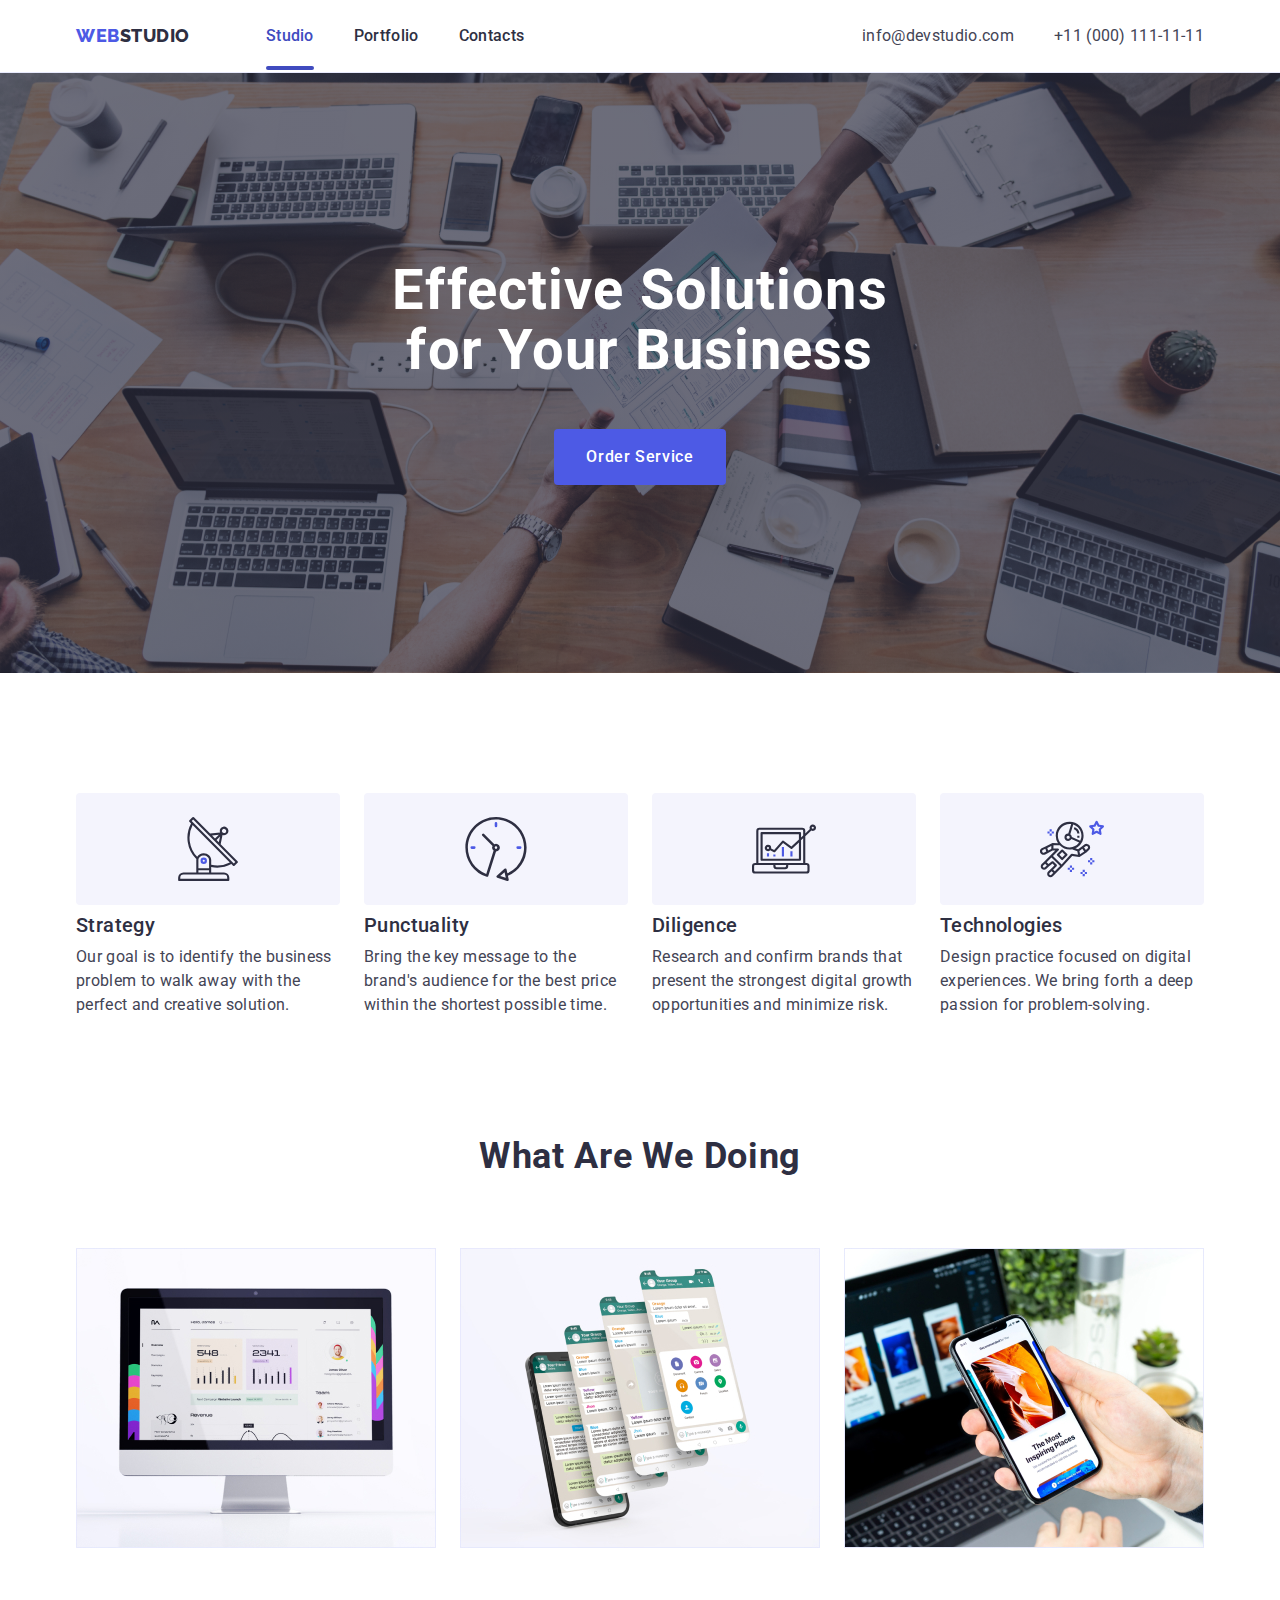
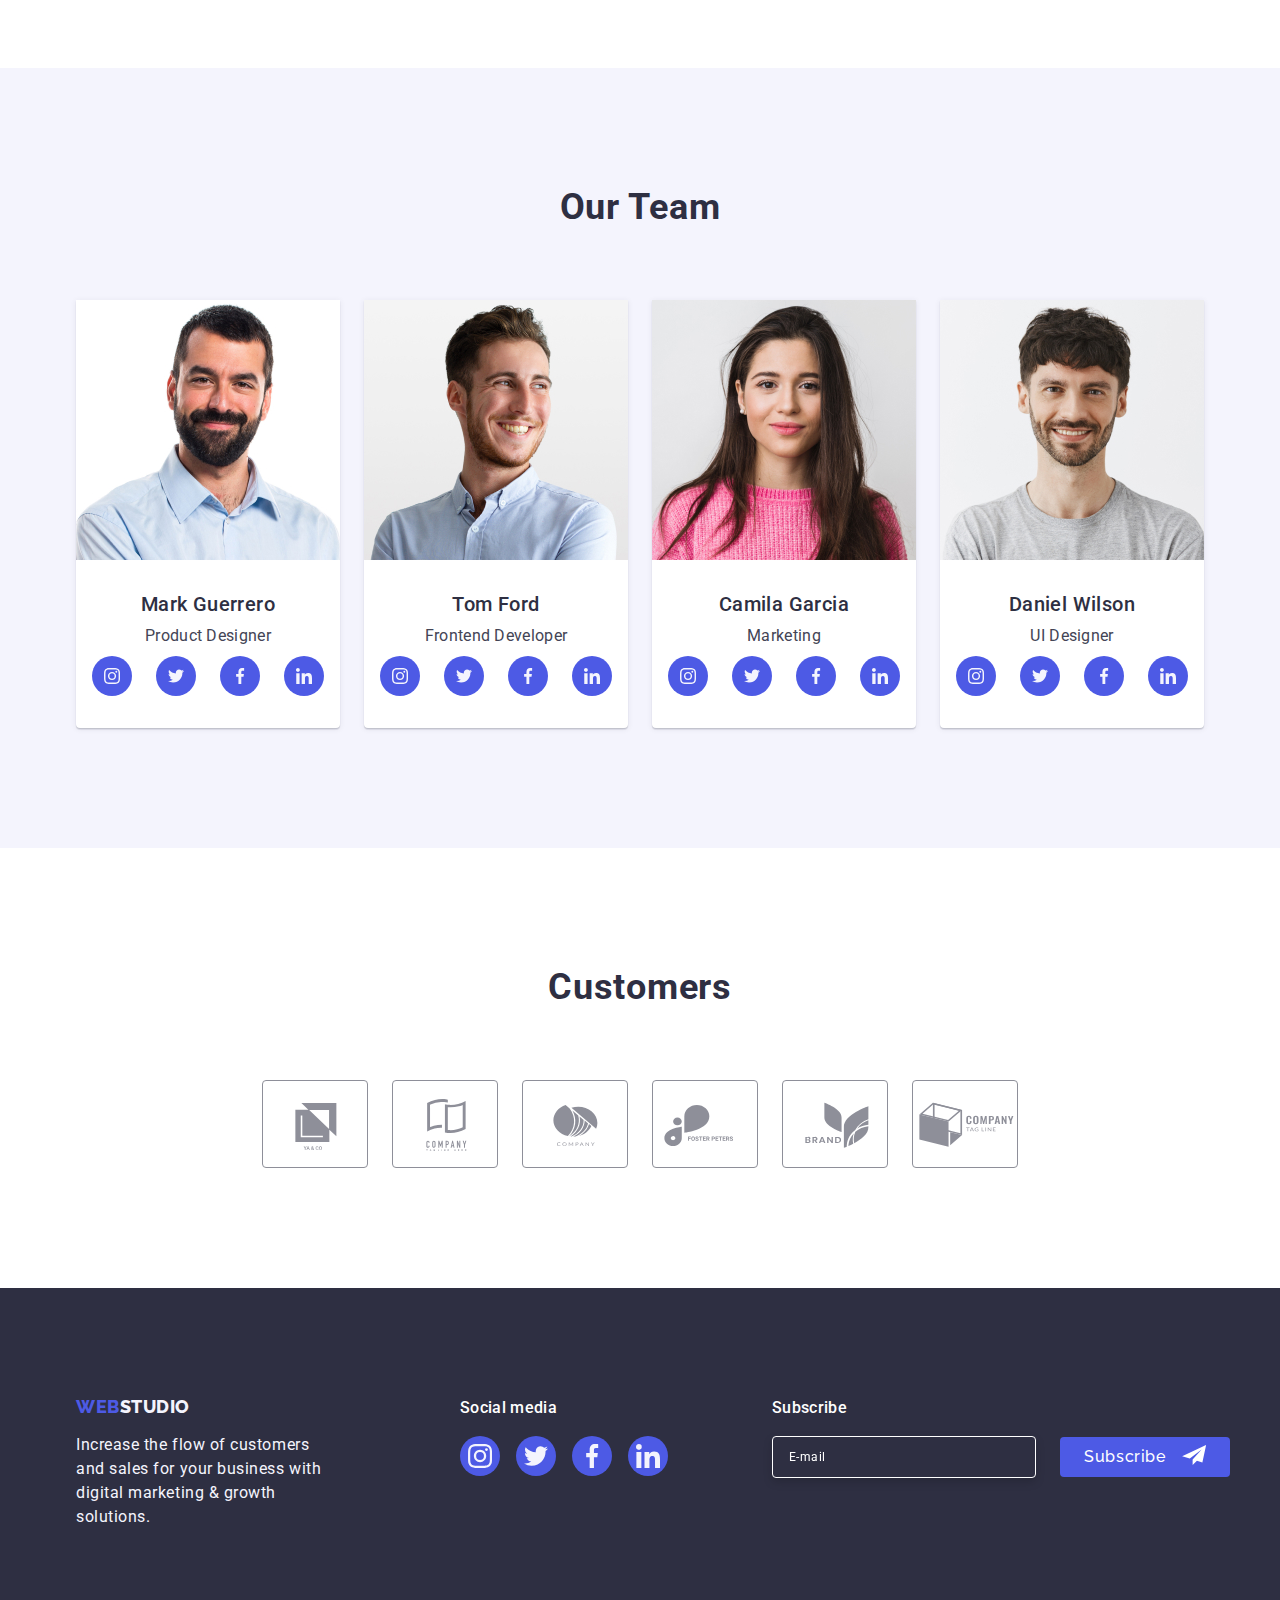
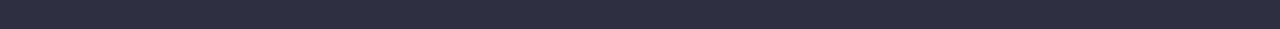
<file: index.html>
<!DOCTYPE html>
<html lang="en">
  <head>
    <meta charset="UTF-8" />
    <meta http-equiv="X-UA-Compatible" content="IE=edge" />
    <meta name="viewport" content="width=device-width, initial-scale=1.0" />
    <title>Main Page</title>
    <!-- Font styles -->
    <link rel="preconnect" href="https://fonts.googleapis.com" />
    <link rel="preconnect" href="https://fonts.gstatic.com" crossorigin />
    <link
      href="https://fonts.googleapis.com/css2?family=Raleway:wght@800&family=Roboto:wght@400;500;700;900&display=swap"
      rel="stylesheet"
    />
    <!-- Custom styles -->
    <link
      rel="stylesheet"
      href="https://cdnjs.cloudflare.com/ajax/libs/modern-normalize/1.1.0/modern-normalize.min.css"
    />
    <link rel="stylesheet" href="./css/styles.css" />
  </head>

  <body>
    <header class="header">
      <div class="container">
        <nav class="main-nav">
          <!-- Logo link -->
          <a class="logo-fst link" href="./index.html"
            >WEB<span class="logo-sec-txt">Studio</span>
          </a>
          <!-- Links to pages -->
          <ul class="nav-menu-list list">
            <li>
              <a class="nav-menu-link link active" href="./index.html"
                >Studio</a
              >
            </li>
            <li>
              <a class="nav-menu-link link" href="./portfolio.html"
                >Portfolio</a
              >
            </li>
            <li><a class="nav-menu-link link" href="">Contacts</a></li>
          </ul>
        </nav>
        <!-- Address -->
        <address class="contacts">
          <ul class="contacts-list list">
            <li>
              <a class="contacts-item link" href="mailto:info@devstudio.com"
                >info@devstudio.com</a
              >
            </li>
            <li>
              <a class="contacts-item link" href="tel:+110001111111"
                >+11 (000) 111-11-11</a
              >
            </li>
          </ul>
        </address>
      </div>
    </header>
    <main>
      <!------------- Hero section #1 ------------>
      <section class="hero-box">
        <div class="container">
          <h1 class="hero-tittle">Effective Solutions for Your Business</h1>
          <button class="button-hero" type="button" data-modal-open>
            Order Service
          </button>
        </div>
      </section>
      <!------------- Features section #2 ------------>
      <section class="features-section">
        <div class="container">
          <h2 class="visually-hidden">Features</h2>
          <!-- <div class="subcontainer"> -->
          <ul class="features list">
            <li class="subcontainer">
              <div class="icon-box">
                <svg class="features-icon" width="64" height="64">
                  <use href="./images/icons.svg#antenna"></use>
                </svg>
              </div>
              <h3 class="features-title">Strategy</h3>
              <p>
                Our goal is to identify the business problem to walk away with
                the perfect and creative solution.
              </p>
            </li>
            <li class="subcontainer">
              <div class="icon-box">
                <svg class="features-icon" width="64" height="64">
                  <use href="./images/icons.svg#clock"></use>
                </svg>
              </div>
              <h3 class="features-title">Punctuality</h3>
              <p>
                Bring the key message to the brand's audience for the best price
                within the shortest possible time.
              </p>
            </li>
            <li class="subcontainer">
              <div class="icon-box">
                <svg class="features-icon" width="64" height="64">
                  <use href="./images/icons.svg#diagram"></use>
                </svg>
              </div>
              <h3 class="features-title">Diligence</h3>
              <p>
                Research and confirm brands that present the strongest digital
                growth opportunities and minimize risk.
              </p>
            </li>
            <li class="subcontainer">
              <div class="icon-box">
                <svg class="features-icon" width="64" height="64">
                  <use href="./images/icons.svg#astronaut"></use>
                </svg>
              </div>
              <h3 class="features-title">Technologies</h3>
              <p>
                Design practice focused on digital experiences. We bring forth a
                deep passion for problem-solving.
              </p>
            </li>
          </ul>
          <!-- </div> -->
        </div>
      </section>
      <!------------- What are we doing section #3------------>
      <section class="doing-section">
        <div class="container">
          <h2 class="doing-tiltle">What are we doing</h2>
          <ul class="doing list">
            <li class="image-link">
              <img
                src="./images/img_1.jpg"
                alt="Desctop application"
                width="360"
              />
            </li>
            <li class="image-link">
              <img
                src="./images/img_2.jpg"
                alt="Mobile application"
                width="360"
              />
            </li>
            <li class="image-link">
              <img src="./images/img_3.jpg" alt="Social media" width="360" />
            </li>
          </ul>
        </div>
      </section>
      <!-- Our Team section #4 -->
      <section class="team-section">
        <div class="container">
          <h2 class="team-title">Our Team</h2>
          <ul class="team list">
            <li class="card-content subcontainer">
              <img
                src="./images/Team/pr_1.jpg"
                class="image-link"
                alt="Mark Guerrero"
                width="264"
              />
              <div class="card-box">
                <h3 class="features-title">Mark Guerrero</h3>
                <p class="text">Product Designer</p>
                <ul class="socials list">
                  <li class="socials-item">
                    <a
                      class="socials-icons link"
                      href=""
                      rel="noopener noreferrer"
                    >
                      <svg class="icon" width="16" height="16">
                        <use
                          href="./images/icons.svg#instagram"
                          aria-label="instagram icon"
                        ></use>
                      </svg>
                    </a>
                  </li>
                  <li class="socials-item">
                    <a
                      class="socials-icons link"
                      href=""
                      rel="noopener noreferrer"
                    >
                      <svg class="icon" width="16" height="16">
                        <use
                          href="./images/icons.svg#twitter"
                          aria-label="twitter icon"
                        ></use>
                      </svg>
                    </a>
                  </li>
                  <li class="socials-item">
                    <a
                      class="socials-icons link"
                      href=""
                      rel="noopener noreferrer"
                    >
                      <svg class="icon" width="16" height="16">
                        <use
                          href="./images/icons.svg#facebook"
                          aria-label="facebook icon"
                        ></use>
                      </svg>
                    </a>
                  </li>
                  <li class="socials-item">
                    <a
                      class="socials-icons link"
                      href=""
                      rel="noopener noreferrer"
                    >
                      <svg class="icon" width="16" height="16">
                        <use
                          href="./images/icons.svg#linkedin"
                          aria-label="linkedin icon"
                        ></use>
                      </svg>
                    </a>
                  </li>
                </ul>
              </div>
            </li>
            <li class="card-content subcontainer">
              <img
                src="./images/Team/pr_2.jpg"
                class="image-link"
                alt="Tom Ford"
                width="264"
              />
              <div class="card-box">
                <h3 class="features-title">Tom Ford</h3>
                <p class="text">Frontend Developer</p>
                <ul class="socials list">
                  <li class="socials-item">
                    <a
                      class="socials-icons link"
                      href=""
                      rel="noopener noreferrer"
                    >
                      <svg class="icon" width="16" height="16">
                        <use
                          href="./images/icons.svg#instagram"
                          aria-label="instagram icon"
                        ></use>
                      </svg>
                    </a>
                  </li>
                  <li class="socials-item">
                    <a
                      class="socials-icons link"
                      href=""
                      rel="noopener noreferrer"
                    >
                      <svg class="icon" width="16" height="16">
                        <use
                          href="./images/icons.svg#twitter"
                          aria-label="twitter icon"
                        ></use>
                      </svg>
                    </a>
                  </li>
                  <li class="socials-item">
                    <a
                      class="socials-icons link"
                      href=""
                      rel="noopener noreferrer"
                    >
                      <svg class="icon" width="16" height="16">
                        <use
                          href="./images/icons.svg#facebook"
                          aria-label="facebook icon"
                        ></use>
                      </svg>
                    </a>
                  </li>
                  <li class="socials-item">
                    <a
                      class="socials-icons link"
                      href=""
                      rel="noopener noreferrer"
                    >
                      <svg class="icon" width="16" height="16">
                        <use
                          href="./images/icons.svg#linkedin"
                          aria-label="linkedin icon"
                        ></use>
                      </svg>
                    </a>
                  </li>
                </ul>
              </div>
            </li>
            <li class="card-content subcontainer">
              <img
                src="./images/Team/pr_3.jpg"
                class="image-link"
                alt="Camila Garcia"
                width="264"
              />
              <div class="card-box">
                <h3 class="features-title">Camila Garcia</h3>
                <p class="text">Marketing</p>
                <ul class="socials list">
                  <li class="socials-item">
                    <a
                      class="socials-icons link"
                      href=""
                      rel="noopener noreferrer"
                    >
                      <svg class="icon" width="16" height="16">
                        <use
                          href="./images/icons.svg#instagram"
                          aria-label="instagram icon"
                        ></use>
                      </svg>
                    </a>
                  </li>
                  <li class="socials-item">
                    <a
                      class="socials-icons link"
                      href=""
                      rel="noopener noreferrer"
                    >
                      <svg class="icon" width="16" height="16">
                        <use
                          href="./images/icons.svg#twitter"
                          aria-label="twitter icon"
                        ></use>
                      </svg>
                    </a>
                  </li>
                  <li class="socials-item">
                    <a
                      class="socials-icons link"
                      href=""
                      rel="noopener noreferrer"
                    >
                      <svg class="icon" width="16" height="16">
                        <use
                          href="./images/icons.svg#facebook"
                          aria-label="facebook icon"
                        ></use>
                      </svg>
                    </a>
                  </li>
                  <li class="socials-item">
                    <a
                      class="socials-icons link"
                      href=""
                      rel="noopener noreferrer"
                    >
                      <svg class="icon" width="16" height="16">
                        <use
                          href="./images/icons.svg#linkedin"
                          aria-label="linkedin icon"
                        ></use>
                      </svg>
                    </a>
                  </li>
                </ul>
              </div>
            </li>
            <li class="card-content subcontainer">
              <img
                src="./images/Team/pr_4.jpg"
                class="image-link"
                alt="Daniel Wilson"
                width="264"
              />
              <div class="card-box">
                <h3 class="features-title">Daniel Wilson</h3>
                <p class="text">UI Designer</p>
                <ul class="socials list">
                  <li class="socials-item">
                    <a
                      class="socials-icons link"
                      href=""
                      rel="noopener noreferrer"
                    >
                      <svg class="icon" width="16" height="16">
                        <use
                          href="./images/icons.svg#instagram"
                          aria-label="instagram icon"
                        ></use>
                      </svg>
                    </a>
                  </li>
                  <li class="socials-item">
                    <a
                      class="socials-icons link"
                      href=""
                      rel="noopener noreferrer"
                    >
                      <svg class="icon" width="16" height="16">
                        <use
                          href="./images/icons.svg#twitter"
                          aria-label="twitter icon"
                        ></use>
                      </svg>
                    </a>
                  </li>
                  <li class="socials-item">
                    <a
                      class="socials-icons link"
                      href=""
                      rel="noopener noreferrer"
                    >
                      <svg class="icon" width="16" height="16">
                        <use
                          href="./images/icons.svg#facebook"
                          aria-label="facebook icon"
                        ></use>
                      </svg>
                    </a>
                  </li>
                  <li class="socials-item">
                    <a
                      class="socials-icons link"
                      href=""
                      rel="noopener noreferrer"
                    >
                      <svg class="icon" width="16" height="16">
                        <use
                          href="./images/icons.svg#linkedin"
                          aria-label="linkedin icon"
                        ></use>
                      </svg>
                    </a>
                  </li>
                </ul>
              </div>
            </li>
          </ul>
        </div>
      </section>
      <!-- Customesr Section #5 -->
      <section class="customers">
        <div class="customers-box container">
          <h2 class="customers-title">Customers</h2>
          <ul class="customers-list list">
            <li class="customers-item">
              <a class="customers-icon" href="" rel="noopener noreferrer">
                <svg class="icon" width="104" height="56">
                  <use
                    href="./images/icons.svg#company-1"
                    aria-label="Company icon"
                  ></use>
                </svg>
              </a>
            </li>
            <li class="customers-item">
              <a class="customers-icon" href="" rel="noopener noreferrer">
                <svg class="icon" width="104" height="56">
                  <use
                    href="./images/icons.svg#company-2"
                    aria-label="Company icon"
                  ></use>
                </svg>
              </a>
            </li>
            <li class="customers-item">
              <a class="customers-icon" href="" rel="noopener noreferrer">
                <svg class="icon" width="104" height="56">
                  <use
                    href="./images/icons.svg#company-3"
                    aria-label="Company icon"
                  ></use>
                </svg>
              </a>
            </li>
            <li class="customers-item">
              <a class="customers-icon" href="" rel="noopener noreferrer">
                <svg class="icon" width="104" height="56">
                  <use
                    href="./images/icons.svg#company-4"
                    aria-label="Company icon"
                  ></use>
                </svg>
              </a>
            </li>
            <li class="customers-item">
              <a class="customers-icon" href="" rel="noopener noreferrer">
                <svg class="icon" width="104" height="56">
                  <use
                    href="./images/icons.svg#company-5"
                    aria-label="Company icon"
                  ></use>
                </svg>
              </a>
            </li>
            <li class="customers-item">
              <a class="customers-icon" href="" rel="noopener noreferrer">
                <svg class="icon" width="104" height="56">
                  <use
                    href="./images/icons.svg#company-6"
                    aria-label="Company icon"
                  ></use>
                </svg>
              </a>
            </li>
          </ul>
        </div>
      </section>
    </main>
    <!-- Footer section -->
    <footer class="footer">
      <div class="footer-container container">
        <div class="footer-box">
          <a href="./index.html" class="logo-fst link"
            >WEB<span class="logo-sec-footer">Studio</span>
          </a>
          <p class="footer-text">
            Increase the flow of customers and sales for your business with
            digital marketing & growth solutions.
          </p>
        </div>
        <!-- Socials information -->
        <div class="socials-media">
          <p class="socials-footer-tittle">Social media</p>
          <ul class="socials-footer list">
            <li class="footer-socials-item">
              <a
                class="footer-socials-icons link"
                href=""
                rel="noopener noreferrer"
              >
                <svg class="icon" width="24" height="24">
                  <use
                    href="./images/icons.svg#instagram"
                    aria-label="instagram icon"
                  ></use>
                </svg>
              </a>
            </li>
            <li class="footer-socials-item">
              <a
                class="footer-socials-icons link"
                href=""
                rel="noopener noreferrer"
              >
                <svg class="icon" width="24" height="24">
                  <use
                    href="./images/icons.svg#twitter"
                    aria-label="twitter icon"
                  ></use>
                </svg>
              </a>
            </li>
            <li class="footer-socials-item">
              <a
                class="footer-socials-icons link"
                href=""
                rel="noopener noreferrer"
              >
                <svg class="icon" width="24" height="24">
                  <use
                    href="./images/icons.svg#facebook"
                    aria-label="facebook icon"
                  ></use>
                </svg>
              </a>
            </li>
            <li class="footer-socials-item">
              <a
                class="footer-socials-icons link"
                href=""
                rel="noopener noreferrer"
              >
                <svg class="icon" width="24" height="24">
                  <use
                    href="./images/icons.svg#linkedin"
                    aria-label="linkedin icon"
                  ></use>
                </svg>
              </a>
            </li>
          </ul>
        </div>
        <!-- Subscribe section -->
        <section class="email-input">
          <form class="subscribe-form" name="subscribe_form">
            <div class="subscribe-form-box">
              <label class="subscribe-form-field">
                <span class="subscr-txt">Subscribe</span>
                <input
                  class="email-form-input"
                  type="email"
                  name="subscr-email"
                  placeholder="E-mail"
                />
              </label>
            </div>
            <div class="subcribe-btn">
              <button class="footer-subscr-btn" type="submit">
                <svg class="send-icon" width="24" height="20">
                  <use href="./images/icons.svg#send"></use>
                </svg>
                Subscribe
              </button>
            </div>
          </form>
        </section>
      </div>
    </footer>
    <!-- Modal window -->
    <div class="backdrop is-hidden" data-modal>
      <div class="modal">
        <strong class="modal-header"
          >Leave your contacts and we will call you back</strong
        >
        <form class="modal-inputs" name="modal_form">
          <label class="modal-form-lable" for="modal-name">Name</label>
          <div class="form-wrapper">
            <input class="form-input" type="text" name="name" id="modal-name" />
            <svg class="modal-input-icon" width="12" height="12">
              <use href="./images/icons.svg#name"></use>
            </svg>
          </div>
          <label class="modal-form-lable" for="modal-phone">Phone</label>
          <div class="form-wrapper">
            <input
              class="form-input"
              type="tel"
              name="phone"
              id="modal-phone"
            />
            <svg class="modal-input-icon" width="12" height="12">
              <use href="./images/icons.svg#phone"></use>
            </svg>
          </div>
          <label class="modal-form-lable" for="modal-email">Email</label>
          <div class="form-wrapper">
            <input
              class="form-input"
              type="email"
              name="email"
              id="modal-email"
            />
            <svg class="modal-input-icon" width="12" height="12">
              <use href="./images/icons.svg#email"></use>
            </svg>
          </div>
          <label class="modal-form-lable" for="modal-comment">Comment</label>
          <div class="form-wrapper">
            <textarea
              class="form-input-text"
              name="comment"
              rows="6"
              placeholder="Text input"
              id="modal-comment"
            ></textarea>
          </div>
          <label class="form-agreement">
            <input
              class="modal-chekbox"
              type="checkbox"
              name="moadl_agreement"
            />
            <span
              >I accept the terms and conditions of the
              <a href="">Privacy Policy</a></span
            >
          </label>
          <button class="modal-send-btn" type="submit">Send</button>
        </form>
        <button
          aria-label="Close window"
          class="modal-close-btn"
          data-modal-close
          type="button"
        >
          <svg class="modal-close-icon" width="8" height="8">
            <use href="./images/icons.svg#close"></use>
          </svg>
        </button>
      </div>
    </div>
    <script src="./js/modal.js"></script>
  </body>
</html>
</file>
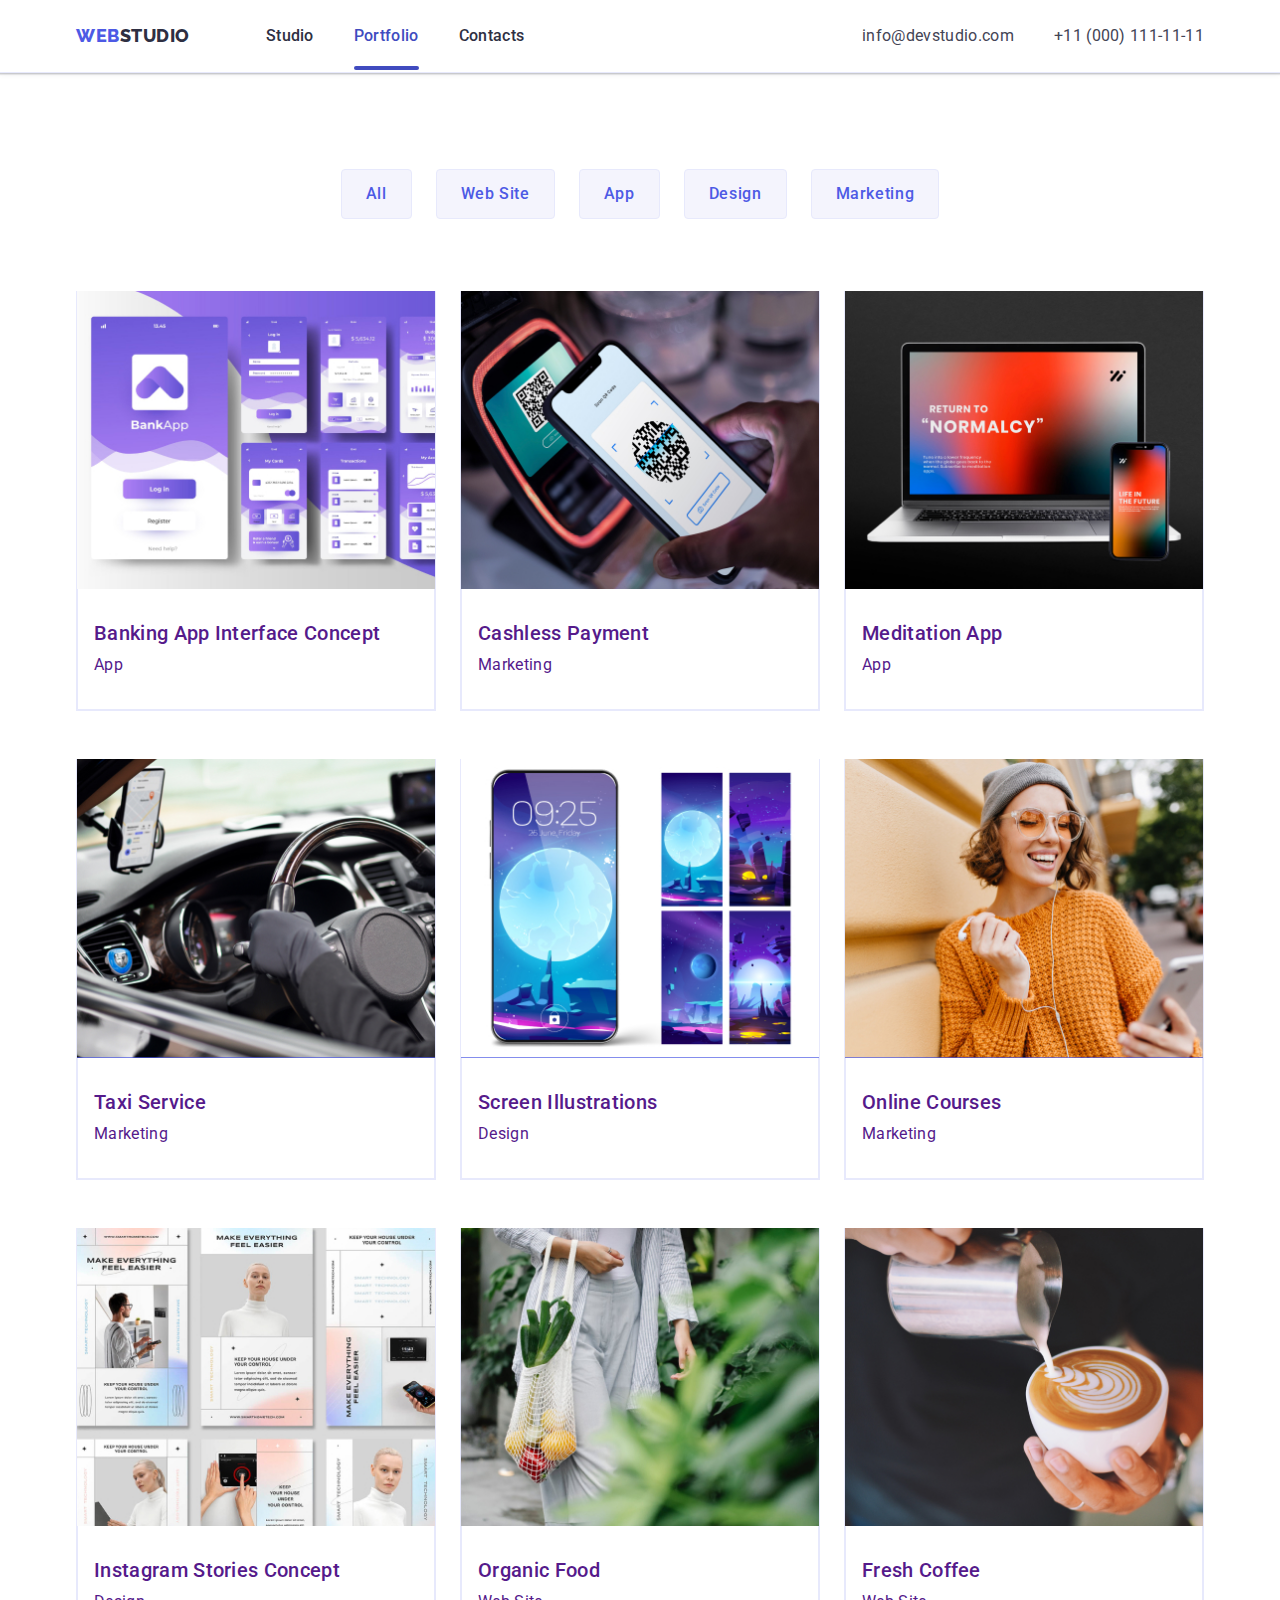
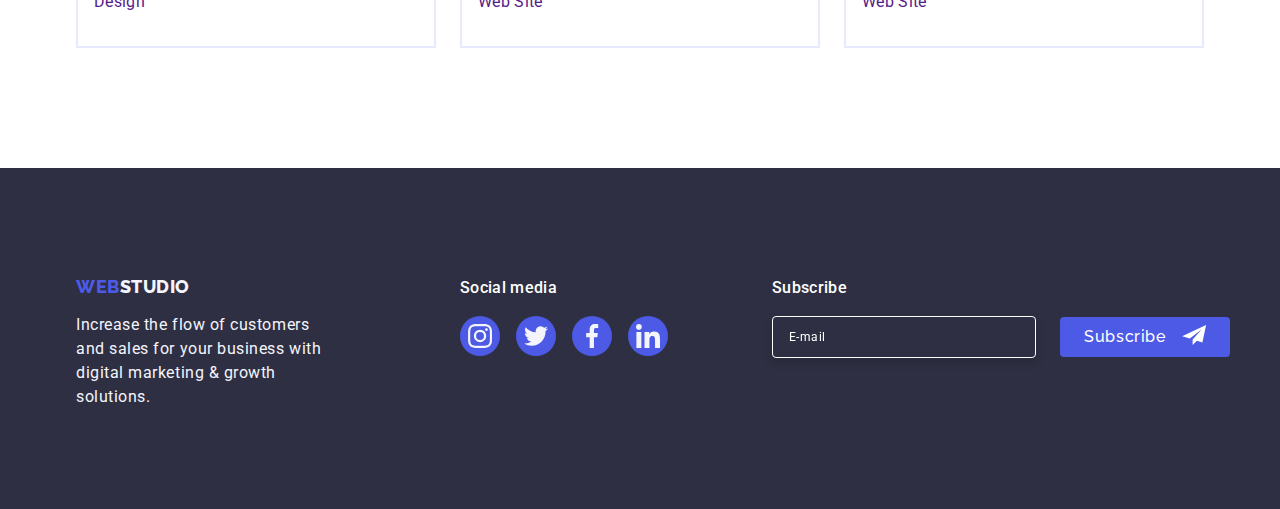
<file: portfolio.html>
<!DOCTYPE html>
<html lang="en">
  <head>
    <meta charset="UTF-8" />
    <meta http-equiv="X-UA-Compatible" content="IE=edge" />
    <meta name="viewport" content="width=device-width, initial-scale=1.0" />
    <title>Portfolio</title>
    <!-- Font styles -->
    <link rel="preconnect" href="https://fonts.googleapis.com" />
    <link rel="preconnect" href="https://fonts.gstatic.com" crossorigin />
    <link
      href="https://fonts.googleapis.com/css2?family=Raleway:wght@800&family=Roboto:wght@400;500;700;900&display=swap"
      rel="stylesheet"
    />
    <!-- Custom styles -->
    <link
      rel="stylesheet"
      href="https://cdnjs.cloudflare.com/ajax/libs/modern-normalize/1.1.0/modern-normalize.min.css"
    />
    <link rel="stylesheet" href="./css/styles.css" />
  </head>

  <body>
    <header class="header">
      <div class="container">
        <nav class="main-nav">
          <!-- Logo link -->
          <a class="logo-fst link" href="./index.html"
            >WEB<span class="logo-sec-txt">Studio</span>
          </a>
          <!-- Links to pages -->
          <ul class="nav-menu-list list">
            <li>
              <a class="nav-menu-link link" href="./index.html">Studio</a>
            </li>
            <li>
              <a class="nav-menu-link link active" href="./portfolio.html"
                >Portfolio</a
              >
            </li>
            <li><a class="nav-menu-link link" href="">Contacts</a></li>
          </ul>
        </nav>
        <!-- Address -->
        <address class="contacts">
          <ul class="contacts-list list">
            <li>
              <a class="contacts-item link" href="mailto:info@devstudio.com"
                >info@devstudio.com</a
              >
            </li>
            <li>
              <a class="contacts-item link" href="tel:+110001111111"
                >+11 (000) 111-11-11</a
              >
            </li>
          </ul>
        </address>
      </div>
    </header>
    <main>
      <!-- Portfolio section -->
      <section class="projects-section">
        <div class="container">
          <h1 class="visually-hidden">Exampes</h1>
          <!-------------- Project filter Buttons section --------------->
          <ul class="filters list">
            <li>
              <button class="filter-btn" style="cursor: pointer" type="button">
                All
              </button>
            </li>
            <li>
              <button class="filter-btn" style="cursor: pointer" type="button">
                Web Site
              </button>
            </li>
            <li>
              <button class="filter-btn" style="cursor: pointer" type="button">
                App
              </button>
            </li>
            <li>
              <button class="filter-btn" style="cursor: pointer" type="button">
                Design
              </button>
            </li>
            <li>
              <button class="filter-btn" style="cursor: pointer" type="button">
                Marketing
              </button>
            </li>
          </ul>

          <!------------------ Project cards section -------------------------->
          <ul class="projects-list list">
            <li class="projects-item">
              <a class="projects-link link" href="">
                <div class="overlay-thumb">
                  <img
                    src="./images/Page-2/img-r1-1.jpg"
                    alt="Banking App Interface Concept"
                    width="360"
                  />
                  <p class="overlay">
                    14 Stylish and User-Friendly App Design Concepts · Task
                    Manager App · Calorie Tracker App · Exotic Fruit Ecommerce
                    App · Cloud Storage App
                  </p>
                </div>
                <div class="projects-content">
                  <h2 class="projects-title">Banking App Interface Concept</h2>
                  <p class="text">App</p>
                </div>
              </a>
            </li>
            <li class="projects-item">
              <a class="projects-link link" href="">
                <div class="overlay-thumb">
                  <img
                    src="./images/Page-2/img-r1-2.jpg"
                    alt="Cashless Payment"
                    width="360"
                  />
                  <p class="overlay">
                    14 Stylish and User-Friendly App Design Concepts · Task
                    Manager App · Calorie Tracker App · Exotic Fruit Ecommerce
                    App · Cloud Storage App
                  </p>
                </div>
                <div class="projects-content">
                  <h2 class="projects-title">Cashless Payment</h2>
                  <p class="text">Marketing</p>
                </div>
              </a>
            </li>

            <li class="projects-item">
              <a class="projects-link link" href="">
                <div class="overlay-thumb">
                  <img
                    src="./images/Page-2/img-r1-3.jpg"
                    alt="Meditation App"
                    width="360"
                  />
                  <p class="overlay">
                    14 Stylish and User-Friendly App Design Concepts · Task
                    Manager App · Calorie Tracker App · Exotic Fruit Ecommerce
                    App · Cloud Storage App
                  </p>
                </div>
                <div class="projects-content">
                  <h2 class="projects-title">Meditation App</h2>
                  <p class="text">App</p>
                </div>
              </a>
            </li>
            <li class="projects-item">
              <a class="projects-link link" href="">
                <div class="overlay-thumb">
                  <img
                    src="./images/Page-2/img-r2-1.jpg"
                    alt="Taxi Service"
                    width="360"
                  />
                  <p class="overlay">
                    14 Stylish and User-Friendly App Design Concepts · Task
                    Manager App · Calorie Tracker App · Exotic Fruit Ecommerce
                    App · Cloud Storage App
                  </p>
                </div>
                <div class="projects-content">
                  <h2 class="projects-title">Taxi Service</h2>
                  <p class="text">Marketing</p>
                </div>
              </a>
            </li>
            <li class="projects-item">
              <a class="projects-link link" href="">
                <div class="overlay-thumb">
                  <img
                    src="./images/Page-2/img-r2-2.jpg"
                    alt="Screen Illustrations"
                    width="360"
                  />
                  <p class="overlay">
                    14 Stylish and User-Friendly App Design Concepts · Task
                    Manager App · Calorie Tracker App · Exotic Fruit Ecommerce
                    App · Cloud Storage App
                  </p>
                </div>
                <div class="projects-content">
                  <h2 class="projects-title">Screen Illustrations</h2>
                  <p class="text">Design</p>
                </div>
              </a>
            </li>
            <li class="projects-item">
              <a class="projects-link link" href="">
                <div class="overlay-thumb">
                  <img
                    src="./images/Page-2/img-r2-3.jpg"
                    alt="Online Courses"
                    width="360"
                  />
                  <p class="overlay">
                    14 Stylish and User-Friendly App Design Concepts · Task
                    Manager App · Calorie Tracker App · Exotic Fruit Ecommerce
                    App · Cloud Storage App
                  </p>
                </div>
                <div class="projects-content">
                  <h2 class="projects-title">Online Courses</h2>
                  <p class="text">Marketing</p>
                </div>
              </a>
            </li>
            <li class="projects-item">
              <a class="projects-link link" href="">
                <div class="overlay-thumb">
                  <img
                    src="./images/Page-2/img-r3-1.jpg"
                    alt="Instagram Stories Concept"
                    width="360"
                  />
                  <p class="overlay">
                    14 Stylish and User-Friendly App Design Concepts · Task
                    Manager App · Calorie Tracker App · Exotic Fruit Ecommerce
                    App · Cloud Storage App
                  </p>
                </div>
                <div class="projects-content">
                  <h2 class="projects-title">Instagram Stories Concept</h2>
                  <p class="text">Design</p>
                </div>
              </a>
            </li>
            <li class="projects-item">
              <a class="projects-link link" href="">
                <div class="overlay-thumb">
                  <img
                    src="./images/Page-2/img-r3-2.jpg"
                    alt="Organic Food"
                    width="360"
                  />
                  <p class="overlay">
                    14 Stylish and User-Friendly App Design Concepts · Task
                    Manager App · Calorie Tracker App · Exotic Fruit Ecommerce
                    App · Cloud Storage App
                  </p>
                </div>
                <div class="projects-content">
                  <h2 class="projects-title">Organic Food</h2>
                  <p class="text">Web Site</p>
                </div>
              </a>
            </li>
            <li class="projects-item">
              <a class="projects-link link" href="">
                <div class="overlay-thumb">
                  <img
                    src="./images/Page-2/img-r3-3.jpg"
                    alt="Fresh Coffee"
                    width="360"
                  />
                  <p class="overlay">
                    14 Stylish and User-Friendly App Design Concepts · Task
                    Manager App · Calorie Tracker App · Exotic Fruit Ecommerce
                    App · Cloud Storage App
                  </p>
                </div>
                <div class="projects-content">
                  <h2 class="projects-title">Fresh Coffee</h2>
                  <p class="text">Web Site</p>
                </div>
              </a>
            </li>
          </ul>
        </div>
      </section>
    </main>
    <!-- Footer section -->
    <footer class="footer">
      <div class="footer-container container">
        <div class="footer-box">
          <a href="./index.html" class="logo-fst link"
            >WEB<span class="logo-sec-footer">Studio</span>
          </a>
          <p class="footer-text">
            Increase the flow of customers and sales for your business with
            digital marketing & growth solutions.
          </p>
        </div>
        <!-- Socials information -->
        <div class="socials-media">
          <p class="socials-footer-tittle">Social media</p>
          <ul class="socials-footer list">
            <li class="footer-socials-item">
              <a
                class="footer-socials-icons link"
                href=""
                rel="noopener noreferrer"
              >
                <svg class="icon" width="24" height="24">
                  <use
                    href="./images/icons.svg#instagram"
                    aria-label="instagram icon"
                  ></use>
                </svg>
              </a>
            </li>
            <li class="footer-socials-item">
              <a
                class="footer-socials-icons link"
                href=""
                rel="noopener noreferrer"
              >
                <svg class="icon" width="24" height="24">
                  <use
                    href="./images/icons.svg#twitter"
                    aria-label="twitter icon"
                  ></use>
                </svg>
              </a>
            </li>
            <li class="footer-socials-item">
              <a
                class="footer-socials-icons link"
                href=""
                rel="noopener noreferrer"
              >
                <svg class="icon" width="24" height="24">
                  <use
                    href="./images/icons.svg#facebook"
                    aria-label="facebook icon"
                  ></use>
                </svg>
              </a>
            </li>
            <li class="footer-socials-item">
              <a
                class="footer-socials-icons link"
                href=""
                rel="noopener noreferrer"
              >
                <svg class="icon" width="24" height="24">
                  <use
                    href="./images/icons.svg#linkedin"
                    aria-label="linkedin icon"
                  ></use>
                </svg>
              </a>
            </li>
          </ul>
        </div>
        <!-- Subscribe section -->
        <section class="email-input">
          <form class="subscribe-form" name="subscribe_form">
            <div class="subscribe-form-box">
              <label class="subscribe-form-field">
                <span class="subscr-txt">Subscribe</span>
                <input
                  class="email-form-input"
                  type="email"
                  name="subscr-email"
                  placeholder="E-mail"
                />
              </label>
            </div>
            <div class="subcribe-btn">
              <button class="footer-subscr-btn" type="submit">
                <svg class="send-icon" width="24" height="20">
                  <use href="./images/icons.svg#send"></use>
                </svg>
                Subscribe
              </button>
            </div>
          </form>
        </section>
      </div>
    </footer>
  </body>
</html>
</file>
<file: css/styles.css>
/* Main text color #434455 */
/* Secondary text color #2E2F42 */
/* Accent text color #F4F4FD */
/* Main page background #FFFFFF */
/* Box background 1 #2E2F42 */
/* Box background 2 #E7E9FC */
/* Box background 3 #F4F4FD */

:root {
  --main-text-color: #434455;
  --secondary-text-color: #2e2f42;
  --accent-text-color: #f4f4fd;
  --primary-brand-tcolor: #4d5ae5;
  --presed-state-color: #404bbf;
  --subtle-text-color: #8e8f99;
  --sucsses-text-color: #31d0aa;
  --box-background-action: #e7e9fc;
  --box-background-accent: #f4f4fd;
  --card-set-gap: 20px;
  --card-shadow: 0px 2px 1px -1px rgba(0, 0, 0, 0.2),
    0px 1px 1px 0px rgba(0, 0, 0, 0.14), 0px 1px 3px 0px rgba(0, 0, 0, 0.12);
}

/* Visually hidden  */

.visually-hidden {
  position: absolute;
  width: 1px;
  height: 1px;
  margin: -1px;
  border: 0;
  padding: 0;

  white-space: nowrap;
  clip-path: inset(100%);
  clip: rect(0 0 0 0);
  overflow: hidden;
}

/**
  |=================================
  | Base styles
  |=================================
**/
html {
  box-sizing: border-box;
}

/* *,
*::before,
*::after {
    box-sizing: inherit;
} */

body {
  font-family: 'Roboto', sans-serif;
  font-size: 16px;
  line-height: 1.5;
  letter-spacing: 0.02em;
  color: var(--main-text-color);
  background-color: #ffffff;
}

img {
  display: block;
  max-width: 100%;
  height: auto;
}

.list {
  padding: 0px;
  margin: 0px;
  list-style: none;
}

.link {
  text-decoration: none;
}

h1,
h2,
h3,
h4,
h5,
p {
  margin: 0;
}

.container {
  max-width: 1158px;
  padding-left: 15px;
  padding-right: 15px;
  margin: 0 auto;
  /* outline: 2px solid tomato; */
}

.text {
  font-weight: 400;
  font-size: 16px;
  line-height: 1.5;
  letter-spacing: 0.02em;
}

/* Animation Scale 1.25 */

@keyframes animate125 {
  0% {
    transform: scale(1);
  }

  50% {
    transform: scale(1.25);
  }

  100% {
    transform: scale(1);
  }
}

/**
  |============================
  | Header - navigation
  |============================
**/
.header {
  border-bottom: 1px solid #e7e9fc;
  box-shadow: 0px 2px 1px rgba(46, 47, 66, 0.08),
    0px 1px 1px rgba(46, 47, 66, 0.16), 0px 1px 6px rgba(46, 47, 66, 0.08);
}

.header .container {
  display: flex;
  justify-content: space-between;
  align-items: center;
  padding: 0 15px;
}

.logo-fst {
  font-family: Raleway, sans-serif;
  font-weight: 800;
  font-size: 18px;
  line-height: 1.17;
  letter-spacing: 0.03em;
  text-transform: uppercase;
  color: #4d5ae5;
  margin-right: 76px;
}

.logo-sec-txt {
  color: var(--secondary-text-color);
}

.main-nav {
  display: flex;
  align-items: center;
  /* outline: 2px solid blue; */
}

.nav-menu-list {
  display: flex;
  align-items: center;
  margin-right: auto;
  padding: 24px 0;
  gap: 40px;
  /* outline: 2px solid teal; */
}

.nav-menu-link {
  position: relative;
  font-weight: 500;
  padding: 24px 0;
  /* font-size: 16px; */
  color: var(--secondary-text-color);
  transition: color 250ms cubic-bezier(0.4, 0, 0.2, 1);
}

.nav-menu-link:hover,
.nav-menu-link:focus {
  color: var(--presed-state-color);
}

.active {
  color: #404bbf;
}

.active::after {
  content: '';
  position: absolute;
  display: block;
  bottom: -1px;
  width: 100%;
  height: 4px;
  left: 0px;
  bottom: -1px;
  background: var(--presed-state-color);
  border-radius: 2px;
  color: #404bbf;
}

.contacts-list {
  display: flex;
  margin-left: auto;
  gap: 40px;
  /* outline: 2px solid tomato; */
}

.contacts-item {
  display: block;
  font-family: 'Roboto', sans-serif;
  font-weight: 400;
  font-style: normal;
  line-height: 1.5;
  letter-spacing: 0.02em;
  color: var(--main-text-color);
  transition: color 250ms cubic-bezier(0.4, 0, 0.2, 1);
}

.contacts-item:hover,
.contacts-item:focus {
  font-size: 16px;
  color: var(--presed-state-color);
}

/**
  |=================================
  | Hero section #1
  |=================================
**/

.hero-tittle {
  font-style: normal;
  font-weight: 700;
  font-size: 56px;
  line-height: 1.07;
  text-align: center;
  letter-spacing: 0.02em;
  color: #ffffff;
  margin-right: auto;
  margin-left: auto;
  margin-bottom: 48px;
  max-width: 496px;
}

.hero-box {
  max-width: 1440px;
  margin: 0 auto;
  background-color: var(--secondary-text-color);
  background-image: linear-gradient(
      rgba(46, 47, 66, 0.7),
      rgba(46, 47, 66, 0.7)
    ),
    url(../images/people-office.jpg);
  background-position: center;
  background-size: cover;
  background-repeat: no-repeat;
  /* background-size: content; */
  text-align: center;
  padding: 188px 0;
}

/* Button on hero */
.button-hero {
  display: block;
  border: none;
  border-radius: 4px;
  cursor: pointer;
  font-weight: 500;
  line-height: 1.5;
  letter-spacing: 0.04em;
  color: #ffffff;
  background-color: var(--primary-brand-tcolor);
  min-width: 169px;
  height: 56px;
  padding: 16px 32px;
  margin-right: auto;
  margin-left: auto;
  transition: background-color 250ms cubic-bezier(0.4, 0, 0.2, 1);
}

.button-hero:hover,
.button-hero:focus {
  background-color: var(--presed-state-color);
}

/**
  |=================================
  | Features sections #2
  |=================================
**/
.features {
  display: flex;
  gap: 24px;
}

.features-section {
  padding: 120px 0;
}

.features-title,
.projects-tittle {
  font-weight: 500;
  font-size: 20px;
  line-height: 1.2;
  letter-spacing: 0.02em;
  color: var(--secondary-text-color);
}

.features .subcontainer {
  width: calc((100% - 3 * 24px) / 4);
}

.team-section .subcontainer {
  min-width: calc((100% - 3 * 24px) / 4);
  background: #ffffff;
  /* box-shadow: 0px 1px 6px rgba(46, 47, 66, 0.08),
    0px 1px 1px rgba(46, 47, 66, 0.16), 0px 2px 1px rgba(46, 47, 66, 0.08);
  border-radius: 0px 0px 4px 4px; */
  /* outline: 2px solid tomato; */
}

.icon-box {
  display: flex;
  align-items: center;
  justify-content: center;
  padding-top: 24px;
  padding-bottom: 24px;
  margin-bottom: 8px;
  background: var(--accent-text-color);
  border-radius: 4px;
}

/**
  |==============================
  | What we are doing Section #3
  |==============================
**/

.doing-section {
  padding-bottom: 120px;
}

.doing,
.team {
  display: flex;
  gap: 24px;
}

.doing-tiltle,
.team-title,
.customers-title {
  margin-bottom: 72px;
  font-weight: 700;
  font-size: 36px;
  line-height: 1.1;
  letter-spacing: 0.02em;
  text-transform: capitalize;
  text-align: center;
  color: var(--secondary-text-color);
}

/* .team-section > .team-title {
  margin-bottom: 72px;
} */

.team-section {
  background-color: var(--box-background-accent);
}

.team-section .features-title,
.features-section .features-title {
  margin-bottom: 8px;
}

/**
  |============================
  | Our Team Section #4
  |============================
**/

.team-section {
  padding: 120px 0px;
}

.card-content {
  border-radius: 0px 0px 4px 4px;
  box-shadow: 0px 1px 6px rgba(46, 47, 66, 0.08),
    0px 1px 1px rgba(46, 47, 66, 0.16), 0px 2px 1px rgba(46, 47, 66, 0.08);
}

.card-box {
  padding: 32px 0px;
  text-align: center;
}

.card-box .text {
  margin-bottom: 8px;
}

.socials {
  display: flex;
  justify-content: center;
  align-items: center;
  gap: 24px;
}

.socials-icons {
  display: flex;
  justify-content: center;
  align-items: center;
  width: 40px;
  height: 40px;
  fill: var(--accent-text-color);
  border-radius: 50%;
  background-color: var(--primary-brand-tcolor);
  transition: background-color 250ms cubic-bezier(0.4, 0, 0.2, 1);
}

.socials-icons:hover,
.socials-icons:focus {
  background-color: var(--presed-state-color);
}
/**
  |============================
  | Customers Section #5 
  |============================
**/

.customers {
  padding-top: 120px;
  padding-bottom: 120px;
}

.customers-list {
  display: flex;
  justify-content: center;
  align-items: center;
  gap: 24px;
}

.customers-item {
  /* width: 168px; */
  flex-basis: calc((100%-120px) / 6);
  height: 88px;
}

.customers-icon {
  width: 100%;
  height: 100%;
  display: flex;
  justify-content: center;
  align-items: center;
  border: 1px solid var(--subtle-text-color);
  border-radius: 4px;
  color: var(--subtle-text-color);
  fill: currentColor;
  transition: border-color 250ms cubic-bezier(0.4, 0, 0.2, 1),
    color 250ms cubic-bezier(0.4, 0, 0.2, 1);
}

.customers-icon:hover,
.customers-icon:focus {
  border-color: var(--presed-state-color);
  color: var(--presed-state-color);
}

/**
  |=================================
  | Footer section
  |=================================
**/

.footer .container .logo-fst {
  display: inline-block;
  text-transform: uppercase;
  margin-bottom: 16px;
  /* outline: 2px solid tomato; */
}

.footer {
  font-family: Raleway, sans-serif;
  font-weight: 800;
  font-size: 18px;
  line-height: 1.17;
  letter-spacing: 0.03em;
  color: var(--accent-text-color);
  padding-top: 100px;
  padding-bottom: 100px;
  background-color: #2e2f42;
}

.logo-sec-footer {
  color: var(--accent-text-color);
}

.footer-text {
  font-family: 'Roboto';
  font-weight: 400;
  font-size: 16px;
  line-height: 1.5;
  color: var(--accent-text-color);
  max-width: 264px;
}

.footer-box {
  margin-right: 120px;
}

.footer-container {
  display: flex;
  align-items: baseline;
}

.footer-container .socials-media {
  display: flex;
  flex-direction: column;
}

.socials-footer {
  display: flex;
  justify-content: center;
  align-items: center;
  gap: 16px;
}

.socials-footer-tittle {
  font-family: 'Roboto';
  font-weight: 500;
  font-size: 16px;
  line-height: 1.5;
  letter-spacing: 0.02em;
  color: #ffffff;
  margin-bottom: 16px;
}

.footer-socials-icons {
  display: flex;
  justify-content: center;
  align-items: center;
  width: 40px;
  height: 40px;
  fill: var(--accent-text-color);
  border-radius: 50%;
  background-color: var(--primary-brand-tcolor);
  transition: background-color 250ms cubic-bezier(0.4, 0, 0.2, 1);
}

.footer-socials-icons:hover,
.footer-socials-icons:focus {
  background-color: var(--sucsses-text-color);
}

/* Subscribe section */

.subscribe-form-field {
  margin-left: 80px;
  display: flex;
  flex-direction: column;
  justify-content: center;
  padding: 8px 24px;
  gap: 16px;
}
.subscr-txt {
  display: block;
  font-family: 'Roboto';
  font-weight: 500;
  font-size: 16px;
  line-height: 1.5;
  letter-spacing: 0.02em;
  color: #ffffff;
}

.email-form-input {
  padding-top: 8px;
  padding-bottom: 8px;
  padding-left: 16px;
  font-family: 'Roboto';
  font-weight: 400;
  font-size: 12px;
  line-height: 2;

  display: flex;
  width: 264px;
  align-items: center;
  letter-spacing: 0.04em;

  outline: transparent;
  border: 1px solid #ffffff;
  filter: drop-shadow(0px 4px 4px rgba(0, 0, 0, 0.15));
  border-radius: 4px;
  color: #ffffff;
  background-color: var(--secondary-text-color);
}

.email-form-input::placeholder {
  color: #ffffff;
}

/* .subcribe-btn {
  position: relative;
  justify-content: center;
  align-items: center;
} */

.footer-subscr-btn {
  position: relative;
  /* top: calc(50%+71px); */
  bottom: 49px;
  left: 392px;
  min-width: 169px;
  height: 40px;
  padding: 8px 64px 8px 24px;
  margin: auto;
  justify-content: center;
  /* display: block; */
  border: none;
  border-radius: 4px;
  cursor: pointer;
  font-weight: 500;
  font-size: 16px;
  line-height: 1.5;
  letter-spacing: 0.04em;
  color: #ffffff;
  background-color: var(--primary-brand-tcolor);
  transition: background-color 250ms cubic-bezier(0.4, 0, 0.2, 1);
}

.send-icon {
  position: absolute;
  right: 24px;
  fill: #ffffff;
}

.footer-subscr-btn:hover,
.footer-subscr-btn:focus {
  background-color: var(--presed-state-color);
}

/**
  |=================================
  | Page#2 Portfolio section #1
  |=================================
**/

.projects-section {
  padding: 96px 0 120px;
}

.filters {
  display: flex;
  gap: 24px;
  justify-content: center;
  margin-bottom: 72px;
}

.filter-btn {
  font-family: 'Roboto', sans-serif;
  font-weight: 500;
  line-height: 1.5;
  letter-spacing: 0.04em;
  color: var(--primary-brand-tcolor);
  background-color: var(--box-background-accent);
  padding: 12px 24px;
  border: 1px solid var(--box-background-action);
  border-radius: 4px;
  transition: color 250ms cubic-bezier(0.4, 0, 0.2, 1),
    background-color 250ms cubic-bezier(0.4, 0, 0.2, 1),
    border-color 250ms cubic-bezier(0.4, 0, 0.2, 1),
    box-shadow 250ms cubic-bezier(0.4, 0, 0.2, 1);
}

.filter-btn:hover,
.filter-btn:focus {
  color: #ffffff;
  background-color: var(--presed-state-color);
  box-shadow: 0px 3px 1px rgba(0, 0, 0, 0.1), 0px 2px 1px rgba(0, 0, 0, 0.08),
    0px 2px 2px rgba(0, 0, 0, 0.12);
  border-radius: 4px;
  border: 1px solid transparent;
}

/**
  |============================
  | Portfolio section #2
  |============================
**/

.projects-link {
  transition: box-shadow 250ms cubic-bezier(0.4, 0, 0.2, 1);
}

.projects-list {
  /* flex-basis: calc((100% - 2 * 24px) / 3); */
  display: flex;
  flex-wrap: wrap;
  column-gap: 24px;
  row-gap: 48px;
}

.projects-item {
  flex-basis: calc((100% - 2 * 24px) / 3);
  border: 1px solid var(--box-background-action);
  border-top: none;
}

.projects-content {
  padding: 32px 16px;
  margin-block-end: 0;
  border: 1px solid var(--box-background-action);
  border-top: none;
  transition: box-shadow 250ms cubic-bezier(0.4, 0, 0.2, 1);
}

.projects-link:hover,
.projects-item:focus {
  box-shadow: 0px 1px 6px rgba(46, 47, 66, 0.08),
    0px 1px 1px rgba(46, 47, 66, 0.16), 0px 2px 1px rgba(46, 47, 66, 0.08);
}

.projects-content:hover,
.projects-content:focus {
  box-shadow: 0px 1px 6px rgba(46, 47, 66, 0.08),
    0px 1px 1px rgba(46, 47, 66, 0.16), 0px 2px 1px rgba(46, 47, 66, 0.08);
}

.projects-title {
  margin-bottom: 8px;
  font-weight: 500;
  font-size: 20px;
  line-height: 1.2;
}

.overlay-thumb {
  position: relative;
  overflow: hidden;
}

.overlay {
  position: absolute;
  top: 0;
  left: 0;
  width: 100%;
  height: 100%;
  transform: translateY(100%);
  transition: transform 250ms cubic-bezier(0.4, 0, 0.2, 1);

  padding: 40px 32px;

  color: var(--accent-text-color);
  background: #4d5ae5;
  mix-blend-mode: normal;
}

.projects-link:hover .overlay,
.projects-link:focus .overlay {
  transform: translateY(0);
}

/**
  |============================
  | Modal window
  |============================
**/

.backdrop {
  position: fixed;
  top: 0;
  left: 0;
  width: 100%;
  height: 100%;
  background: rgba(46, 47, 66, 0.4);
  transition: opacity 250ms cubic-bezier(0.4, 0, 0.2, 1),
    visibility 250ms cubic-bezier(0.4, 0, 0.2, 1);
}

.backdrop.is-hidden {
  opacity: 0;
  visibility: hidden;
  pointer-events: none;
}

.backdrop.is-hidden .modal {
  transform: translate(-50%, -50%) scale(1.2);
}

.modal {
  position: absolute;
  min-width: 408px;
  min-height: 576px;
  top: calc(50%);
  left: calc(50%);
  transform: translate(-50%, -50%);
  background: #fcfcfc;
  box-shadow: 0px 1px 1px rgba(0, 0, 0, 0.14), 0px 1px 3px rgba(0, 0, 0, 0.12),
    0px 2px 1px rgba(0, 0, 0, 0.2);
  border-radius: 4px;
  transition: transform 250ms cubic-bezier(0.4, 0, 0.2, 1);
}

.modal-close-btn {
  position: absolute;
  top: 24px;
  right: 24px;

  display: flex;
  justify-content: center;
  align-items: center;
  width: 24px;
  height: 24px;
  padding: 0;

  cursor: pointer;
  border-radius: 50%;
  fill: var(--secondary-text-color);
  background-color: var(--box-background-action);
  border: 1px solid rgba(0, 0, 0, 0.1);
  transition: background-color 250ms cubic-bezier(0.4, 0, 0.2, 1),
    border 250ms cubic-bezier(0.4, 0, 0.2, 1);
}

.modal-close-btn:hover,
.modal-close-btn:focus {
  background-color: var(--presed-state-color);
  border: none;
  fill: #ffffff;
}

.modal-close-icon {
  transition: fill 250ms cubic-bezier(0.4, 0, 0.2, 1);
}

/************** Modal content *****************/

.modal-inputs {
  padding: 0 24px;
  margin: 16px 0;
  display: flex;
  flex-direction: column;
  font-weight: 400;
  font-size: 12px;
  line-height: 1.17;
  letter-spacing: 0.04em;
  color: var(--subtle-text-color);
}
.modal-header {
  display: block;
  padding-top: 72px;
  padding-right: 24px;
  padding-left: 24px;
  font-weight: 500;
  text-align: center;
  color: var(--secondary-text-color);
}

/* label {
  display: flex;
  flex-direction: column;
  margin-bottom: 8px;
} */

.modal-form-lable {
  position: relative;
  display: block;
  margin-bottom: 4px;
}

.form-wrapper {
  position: relative;
  margin-top: 4px;
  margin-bottom: 8px;
}

.form-input {
  width: 100%;
  height: 40px;
  padding-left: 35px;
  font-size: 18px;
  color: var(--secondary-text-color);
  outline: transparent;
  border: 1px solid rgba(46, 47, 66, 0.4);
  border-radius: 4px;
  transition: border-color 250ms cubic-bezier(0.4, 0, 0.2, 1);
}

.form-input-text {
  width: 100%;
  /* margin-top: 4px; */
  margin-bottom: 15px;
  height: 120px;
  font-size: 12px;
  outline: transparent;
  color: var(--secondary-text-color);
  border: 1px solid rgba(46, 47, 66, 0.4);
  border-radius: 4px;
  transition: border-color 250ms cubic-bezier(0.4, 0, 0.2, 1);
}

.form-input:focus,
.form-input-text:focus {
  border-color: var(--primary-brand-tcolor);
}

.form-input:focus + .modal-input-icon {
  fill: var(--primary-brand-tcolor);
}

.modal-input-icon {
  position: absolute;
  top: 50%;
  left: 16px;
  transform: translateY(-50%);
  fill: var(--secondary-text-color);
  transition: fill 250ms cubic-bezier(0.4, 0, 0.2, 1);
  pointer-events: none;
}

.form-agreement {
  display: flex;
  margin-bottom: 24px;
  gap: 8px;
  align-items: center;
  justify-content: center;
}

.modal-chekbox {
  appearance: none;
  display: block;
  width: 16px;
  height: 16px;
  border: 1px solid rgba(46, 47, 66, 0.4);
  border-radius: 2px;
  font-weight: 400;
  font-size: 12px;
  line-height: 1.17;
  letter-spacing: 0.04em;
  color: var(--subtle-text-color);
  background-position: center;
  background-repeat: no-repeat;
  background-image: url("data:image/svg+xml,%3Csvg width='10' height='8' viewBox='0 0 10 8' fill='none' xmlns='http://www.w3.org/2000/svg'%3E%3Cpath d='M8.46075 0.489373C8.62509 0.344946 8.84379 0.265101 9.0707 0.266686C9.29761 0.268271 9.51498 0.351162 9.67694 0.497868C9.83889 0.644574 9.93278 0.843621 9.93878 1.05301C9.94477 1.26239 9.86242 1.46574 9.70908 1.62014L5.05408 6.99399C4.97404 7.07357 4.87743 7.13744 4.77004 7.18177C4.66264 7.2261 4.54667 7.24998 4.42904 7.252C4.31142 7.25401 4.19456 7.2341 4.08546 7.19347C3.97637 7.15284 3.87726 7.09232 3.79408 7.01553L0.707082 4.16599C0.621114 4.09205 0.552162 4.00288 0.504338 3.9038C0.456514 3.80472 0.430798 3.69777 0.428725 3.58932C0.426652 3.48087 0.448264 3.37315 0.492272 3.27258C0.53628 3.172 0.601782 3.08065 0.684871 3.00395C0.767959 2.92725 0.866932 2.86679 0.975885 2.82616C1.08484 2.78554 1.20154 2.76559 1.31903 2.76751C1.43651 2.76942 1.55238 2.79316 1.65971 2.8373C1.76704 2.88145 1.86364 2.9451 1.94375 3.02445L4.38675 5.27845L8.43858 0.513066C8.44588 0.504775 8.45367 0.496865 8.46192 0.489373H8.46075Z' fill='%23FFFFFF'/%3E%3C/svg%3E%0A");
  transition: 250ms cubic-bezier(0.4, 0, 0.2, 1);
}

.modal-chekbox:checked {
  background-color: var(--presed-state-color);
  border-color: var(--presed-state-color);
}

/* .form-chek-input {
  appearance: none;
  display: block;
  width: 16px;
  height: 16px;
  border: 1px solid rgba(46, 47, 66, 0.4);
  border-radius: 2px;
} */

.modal-form-comment {
  position: absolute;
  width: 360px;
  height: 120px;
  left: 0px;
  top: 216px;
  border: 1px solid rgba(46, 47, 66, 0.4);
  border-radius: 4px;
}

textarea {
  resize: none;
  padding: 8px 16px;

  font-weight: 400;
  font-size: 18px;
  line-height: 1.17;
  letter-spacing: 0.04em;
  color: var(--secondary-text-color);
  /* color: rgba(46, 47, 66, 0.4); */
}

.form-input-text::placeholder {
  color: rgba(46, 47, 66, 0.4);
}

.modal-send-btn {
  display: block;
  border: none;
  border-radius: 4px;
  cursor: pointer;
  font-weight: 500;
  line-height: 1.5;
  letter-spacing: 0.04em;
  color: #ffffff;
  background-color: var(--primary-brand-tcolor);
  min-width: 169px;
  height: 56px;
  padding: 16px 32px;
  margin-right: auto;
  margin-left: auto;
  transition: background-color 250ms cubic-bezier(0.4, 0, 0.2, 1);
}

.modal-send-btn:hover,
.modal-send-btn:focus {
  background-color: var(--presed-state-color);
}
</file>
